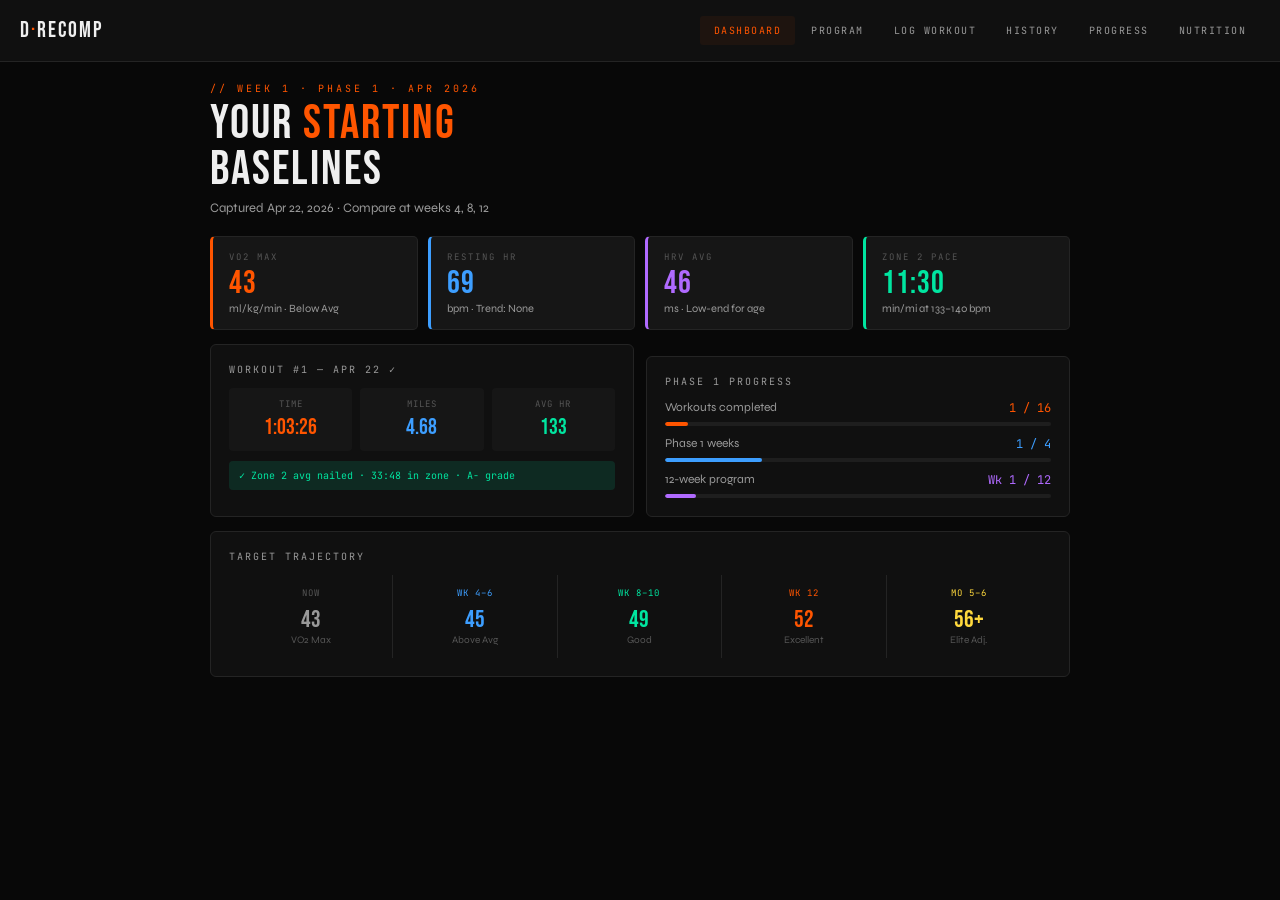
<file: index.html>
<!DOCTYPE html>
<html lang="en">
<head>
<meta charset="UTF-8">
<meta name="viewport" content="width=device-width, initial-scale=1.0">
<title>Devin — Recomp Tracker</title>
<link href="https://fonts.googleapis.com/css2?family=Bebas+Neue&family=Syne:wght@400;600;700;800&family=JetBrains+Mono:wght@400;500;700&display=swap" rel="stylesheet">
<style>
:root {
  --bg: #080808;
  --s1: #101010;
  --s2: #161616;
  --s3: #1e1e1e;
  --border: #242424;
  --border2: #2e2e2e;
  --o: #ff5500;
  --o2: rgba(255,85,0,0.15);
  --o3: rgba(255,85,0,0.06);
  --g: #00e5a0;
  --g2: rgba(0,229,160,0.12);
  --b: #3d9eff;
  --b2: rgba(61,158,255,0.12);
  --p: #b06aff;
  --p2: rgba(176,106,255,0.12);
  --y: #ffd93d;
  --r: #ff3d5a;
  --text: #efefef;
  --t2: #999;
  --t3: #555;
}
*{margin:0;padding:0;box-sizing:border-box}
html{scroll-behavior:smooth}
body{background:var(--bg);color:var(--text);font-family:'Syne',sans-serif;font-size:14px;min-height:100vh;overflow-x:hidden}

/* NAV */
.nav{display:flex;align-items:center;justify-content:space-between;padding:16px 20px;border-bottom:1px solid var(--border);background:var(--s1);position:sticky;top:0;z-index:100}
.nav-logo{font-family:'Bebas Neue',sans-serif;font-size:22px;letter-spacing:2px;color:var(--text)}
.nav-logo span{color:var(--o)}
.nav-tabs{display:flex;gap:2px;overflow-x:auto}
.nav-tab{padding:8px 14px;font-family:'JetBrains Mono',monospace;font-size:10px;letter-spacing:1.5px;text-transform:uppercase;cursor:pointer;color:var(--t2);border-radius:3px;white-space:nowrap;background:none;border:none;transition:all 0.15s}
.nav-tab:hover{color:var(--text);background:var(--s3)}
.nav-tab.active{color:var(--o);background:var(--o3)}

/* PANELS */
.panel{display:none;padding:20px;max-width:900px;margin:0 auto}
.panel.active{display:block}

/* SECTION HEADERS */
.sh{display:flex;align-items:baseline;gap:12px;margin-bottom:16px;padding-bottom:10px;border-bottom:1px solid var(--border)}
.sh h2{font-family:'Bebas Neue',sans-serif;font-size:28px;letter-spacing:1px;color:var(--text)}
.sh span{font-family:'JetBrains Mono',monospace;font-size:10px;color:var(--t3);letter-spacing:2px;text-transform:uppercase}

/* CARDS */
.card{background:var(--s1);border:1px solid var(--border);border-radius:6px;padding:18px}
.card+.card{margin-top:12px}
.card-title{font-family:'JetBrains Mono',monospace;font-size:10px;letter-spacing:2px;text-transform:uppercase;color:var(--t2);margin-bottom:12px}

/* GRID */
.g2{display:grid;grid-template-columns:1fr 1fr;gap:12px}
.g3{display:grid;grid-template-columns:1fr 1fr 1fr;gap:10px}
.g4{display:grid;grid-template-columns:repeat(4,1fr);gap:10px}

/* STAT PILL */
.stat-pill{background:var(--s2);border:1px solid var(--border);border-radius:5px;padding:14px 16px}
.sp-label{font-family:'JetBrains Mono',monospace;font-size:9px;letter-spacing:2px;text-transform:uppercase;color:var(--t3);margin-bottom:5px}
.sp-val{font-family:'Bebas Neue',sans-serif;font-size:32px;letter-spacing:1px;line-height:1}
.sp-sub{font-size:11px;color:var(--t2);margin-top:2px;font-weight:400}

/* PHASE BADGE */
.phase-badge{display:inline-flex;align-items:center;gap:8px;background:var(--o2);border:1px solid var(--o);border-radius:4px;padding:8px 14px;margin-bottom:20px}
.pb-num{font-family:'Bebas Neue',sans-serif;font-size:22px;color:var(--o);letter-spacing:1px}
.pb-text{font-size:12px;color:var(--text);font-weight:600}
.pb-sub{font-size:11px;color:var(--t2);margin-top:1px}

/* WORKOUT DAY CARD */
.wday{background:var(--s1);border:1px solid var(--border);border-radius:6px;overflow:hidden;margin-bottom:10px}
.wday-header{display:flex;align-items:center;justify-content:space-between;padding:14px 18px;border-bottom:1px solid var(--border);cursor:pointer;transition:background 0.15s}
.wday-header:hover{background:var(--s2)}
.wday-left{display:flex;align-items:center;gap:12px}
.wday-day{font-family:'Bebas Neue',sans-serif;font-size:20px;letter-spacing:1px;color:var(--text);min-width:90px}
.wday-name{font-weight:600;font-size:14px;color:var(--text)}
.wday-sub{font-size:11px;color:var(--t2);margin-top:1px;font-weight:400}
.wday-right{display:flex;align-items:center;gap:10px}
.wday-dur{font-family:'JetBrains Mono',monospace;font-size:11px;color:var(--t2)}
.wday-body{display:none;padding:16px 18px}
.wday-body.open{display:block}

/* TAG */
.tag{display:inline-flex;align-items:center;padding:3px 8px;border-radius:3px;font-family:'JetBrains Mono',monospace;font-size:9px;letter-spacing:1.5px;text-transform:uppercase}
.tc{background:var(--o2);color:var(--o)}
.ts{background:var(--b2);color:var(--b)}
.tr{background:var(--s3);color:var(--t2)}
.tg{background:var(--g2);color:var(--g)}
.tp{background:var(--p2);color:var(--p)}

/* EXERCISE TABLE */
.ex-table{width:100%;border-collapse:collapse;margin-top:12px}
.ex-table th{font-family:'JetBrains Mono',monospace;font-size:9px;letter-spacing:1.5px;text-transform:uppercase;color:var(--t3);padding:6px 10px;text-align:left;border-bottom:1px solid var(--border)}
.ex-table td{padding:10px 10px;border-bottom:1px solid var(--border);font-size:13px;vertical-align:top}
.ex-table tr:last-child td{border-bottom:none}
.ex-name{font-weight:600;color:var(--text)}
.ex-sets{font-family:'JetBrains Mono',monospace;font-size:12px;color:var(--o)}
.ex-load{font-family:'JetBrains Mono',monospace;font-size:11px;color:var(--b)}
.ex-note{font-size:11px;color:var(--t2);margin-top:2px;font-weight:400}
.overload-badge{display:inline-block;font-family:'JetBrains Mono',monospace;font-size:9px;color:var(--g);background:var(--g2);padding:2px 6px;border-radius:2px;margin-left:6px}

/* LOG FORM */
.log-form{background:var(--s2);border:1px solid var(--border2);border-radius:5px;padding:16px;margin-top:14px}
.lf-title{font-family:'JetBrains Mono',monospace;font-size:10px;letter-spacing:2px;text-transform:uppercase;color:var(--o);margin-bottom:12px}
.lf-grid{display:grid;grid-template-columns:repeat(3,1fr);gap:8px;margin-bottom:10px}
.lf-field{display:flex;flex-direction:column;gap:4px}
.lf-field label{font-family:'JetBrains Mono',monospace;font-size:9px;letter-spacing:1px;text-transform:uppercase;color:var(--t3)}
.lf-field input,.lf-field select,.lf-field textarea{background:var(--s3);border:1px solid var(--border2);border-radius:4px;padding:8px 10px;color:var(--text);font-family:'JetBrains Mono',monospace;font-size:12px;outline:none;transition:border-color 0.15s;width:100%}
.lf-field input:focus,.lf-field select:focus,.lf-field textarea:focus{border-color:var(--o)}
.lf-field textarea{resize:vertical;min-height:60px;font-size:11px}
.btn{display:inline-flex;align-items:center;gap:6px;padding:9px 18px;border-radius:4px;cursor:pointer;font-family:'JetBrains Mono',monospace;font-size:11px;letter-spacing:1px;text-transform:uppercase;border:none;transition:all 0.15s;font-weight:500}
.btn-o{background:var(--o);color:#fff}
.btn-o:hover{background:#ff7733}
.btn-ghost{background:var(--s3);color:var(--t2);border:1px solid var(--border)}
.btn-ghost:hover{color:var(--text);border-color:var(--border2)}
.btn-sm{padding:6px 12px;font-size:10px}

/* PROGRESS CHART */
.chart-wrap{position:relative;height:160px;margin-top:8px}
canvas{width:100%!important}

/* LOG LIST */
.log-entry{display:grid;grid-template-columns:80px 1fr auto;gap:12px;align-items:start;padding:12px 0;border-bottom:1px solid var(--border)}
.log-entry:last-child{border-bottom:none}
.le-date{font-family:'JetBrains Mono',monospace;font-size:10px;color:var(--t2);line-height:1.6}
.le-content strong{font-size:13px;font-weight:600;color:var(--text)}
.le-content p{font-size:11px;color:var(--t2);margin-top:2px;font-weight:400}
.le-metric{font-family:'JetBrains Mono',monospace;font-size:13px;color:var(--o);text-align:right;white-space:nowrap}

/* PROGRESS BARS */
.prog-bar-wrap{background:var(--s3);border-radius:2px;height:4px;margin-top:6px;overflow:hidden}
.prog-bar{height:100%;border-radius:2px;transition:width 0.6s ease}

/* MILESTONE */
.ms{display:grid;grid-template-columns:70px 1fr;gap:16px;padding:14px 0;border-bottom:1px solid var(--border);align-items:start}
.ms:last-child{border-bottom:none}
.ms-wk{font-family:'Bebas Neue',sans-serif;font-size:16px;color:var(--o);letter-spacing:1px}
.ms-phase{font-size:9px;font-family:'JetBrains Mono',monospace;color:var(--t3);letter-spacing:1px;text-transform:uppercase}
.ms-title{font-weight:700;font-size:13px;color:var(--text);margin-bottom:3px}
.ms-body{font-size:11px;color:var(--t2);line-height:1.6;font-weight:400}
.ms-metrics{display:flex;flex-wrap:wrap;gap:6px;margin-top:8px}
.ms-metric{font-family:'JetBrains Mono',monospace;font-size:10px;padding:3px 7px;border-radius:2px}

/* TOAST */
.toast{position:fixed;bottom:24px;left:50%;transform:translateX(-50%);background:var(--g);color:#000;padding:10px 20px;border-radius:4px;font-family:'JetBrains Mono',monospace;font-size:11px;font-weight:700;letter-spacing:1px;z-index:999;opacity:0;transition:opacity 0.3s;pointer-events:none;white-space:nowrap;max-width:90vw;text-align:center}
.toast.show{opacity:1}

/* EMPTY STATE */
.empty{text-align:center;padding:40px 20px;color:var(--t3)}
.empty-icon{font-size:32px;margin-bottom:10px}
.empty p{font-size:13px;line-height:1.6}

@media(max-width:600px){
  .g2,.g3,.g4{grid-template-columns:1fr 1fr}
  .lf-grid{grid-template-columns:1fr 1fr}
  .nav-logo{font-size:18px}
  .nav-tab{font-size:9px;padding:7px 10px}
}
</style>
</head>
<body>

<div class="toast" id="toast">Workout Logged ✓</div>

<nav class="nav">
  <div class="nav-logo">D<span>·</span>RECOMP</div>
  <div class="nav-tabs">
    <button class="nav-tab active" onclick="nav('dashboard')">Dashboard</button>
    <button class="nav-tab" onclick="nav('program')">Program</button>
    <button class="nav-tab" onclick="nav('log')">Log Workout</button>
    <button class="nav-tab" onclick="nav('history')">History</button>
    <button class="nav-tab" onclick="nav('progress')">Progress</button>
    <button class="nav-tab" onclick="nav('nutrition')">Nutrition</button>
  </div>
</nav>

<!-- DASHBOARD -->
<div id="dashboard" class="panel active">
  <div style="margin-bottom:20px">
    <div style="font-family:'JetBrains Mono',monospace;font-size:10px;color:var(--o);letter-spacing:3px;text-transform:uppercase;margin-bottom:6px">// Week 1 · Phase 1 · Apr 2026</div>
    <div style="font-family:'Bebas Neue',sans-serif;font-size:48px;letter-spacing:2px;line-height:0.95;margin-bottom:8px">YOUR <span style="color:var(--o)">STARTING</span><br>BASELINES</div>
    <div style="font-size:13px;color:var(--t2);font-weight:400">Captured Apr 22, 2026 · Compare at weeks 4, 8, 12</div>
  </div>

  <div class="g4" style="margin-bottom:14px">
    <div class="stat-pill" style="border-left:3px solid var(--o)">
      <div class="sp-label">VO2 Max</div>
      <div class="sp-val" style="color:var(--o)">43</div>
      <div class="sp-sub">ml/kg/min · Below Avg</div>
    </div>
    <div class="stat-pill" style="border-left:3px solid var(--b)">
      <div class="sp-label">Resting HR</div>
      <div class="sp-val" style="color:var(--b)">69</div>
      <div class="sp-sub">bpm · Trend: None</div>
    </div>
    <div class="stat-pill" style="border-left:3px solid var(--p)">
      <div class="sp-label">HRV Avg</div>
      <div class="sp-val" style="color:var(--p)">46</div>
      <div class="sp-sub">ms · Low-end for age</div>
    </div>
    <div class="stat-pill" style="border-left:3px solid var(--g)">
      <div class="sp-label">Zone 2 Pace</div>
      <div class="sp-val" style="color:var(--g)">11:30</div>
      <div class="sp-sub">min/mi at 133–140 bpm</div>
    </div>
  </div>

  <div class="g2" style="margin-bottom:14px">
    <div class="card">
      <div class="card-title">Workout #1 — Apr 22 ✓</div>
      <div class="g3" style="gap:8px">
        <div style="text-align:center;padding:10px;background:var(--s2);border-radius:4px">
          <div style="font-family:'JetBrains Mono',monospace;font-size:9px;color:var(--t3);letter-spacing:1px;margin-bottom:4px">TIME</div>
          <div style="font-family:'Bebas Neue',sans-serif;font-size:22px;color:var(--o)">1:03:26</div>
        </div>
        <div style="text-align:center;padding:10px;background:var(--s2);border-radius:4px">
          <div style="font-family:'JetBrains Mono',monospace;font-size:9px;color:var(--t3);letter-spacing:1px;margin-bottom:4px">MILES</div>
          <div style="font-family:'Bebas Neue',sans-serif;font-size:22px;color:var(--b)">4.68</div>
        </div>
        <div style="text-align:center;padding:10px;background:var(--s2);border-radius:4px">
          <div style="font-family:'JetBrains Mono',monospace;font-size:9px;color:var(--t3);letter-spacing:1px;margin-bottom:4px">AVG HR</div>
          <div style="font-family:'Bebas Neue',sans-serif;font-size:22px;color:var(--g)">133</div>
        </div>
      </div>
      <div style="margin-top:10px;padding:8px 10px;background:var(--g2);border-radius:4px;font-family:'JetBrains Mono',monospace;font-size:10px;color:var(--g)">
        ✓ Zone 2 avg nailed · 33:48 in zone · A− grade
      </div>
    </div>
    <div class="card">
      <div class="card-title">Phase 1 Progress</div>
      <div style="display:flex;flex-direction:column;gap:10px">
        <div>
          <div style="display:flex;justify-content:space-between;font-size:12px;margin-bottom:4px"><span style="color:var(--t2)">Workouts completed</span><span style="font-family:'JetBrains Mono',monospace;color:var(--o)" id="wcount">1 / 16</span></div>
          <div class="prog-bar-wrap"><div class="prog-bar" style="width:6%;background:var(--o)"></div></div>
        </div>
        <div>
          <div style="display:flex;justify-content:space-between;font-size:12px;margin-bottom:4px"><span style="color:var(--t2)">Phase 1 weeks</span><span style="font-family:'JetBrains Mono',monospace;color:var(--b)">1 / 4</span></div>
          <div class="prog-bar-wrap"><div class="prog-bar" style="width:25%;background:var(--b)"></div></div>
        </div>
        <div>
          <div style="display:flex;justify-content:space-between;font-size:12px;margin-bottom:4px"><span style="color:var(--t2)">12-week program</span><span style="font-family:'JetBrains Mono',monospace;color:var(--p)">Wk 1 / 12</span></div>
          <div class="prog-bar-wrap"><div class="prog-bar" style="width:8%;background:var(--p)"></div></div>
        </div>
      </div>
    </div>
  </div>

  <div class="card">
    <div class="card-title">Target Trajectory</div>
    <div style="display:grid;grid-template-columns:repeat(5,1fr);gap:0;margin-top:4px">
      <div style="padding:12px;border-right:1px solid var(--border);text-align:center">
        <div style="font-family:'JetBrains Mono',monospace;font-size:9px;color:var(--t3);letter-spacing:1px;margin-bottom:6px">NOW</div>
        <div style="font-family:'Bebas Neue',sans-serif;font-size:24px;color:var(--t2)">43</div>
        <div style="font-size:10px;color:var(--t3)">VO2 Max</div>
      </div>
      <div style="padding:12px;border-right:1px solid var(--border);text-align:center">
        <div style="font-family:'JetBrains Mono',monospace;font-size:9px;color:var(--b);letter-spacing:1px;margin-bottom:6px">WK 4–6</div>
        <div style="font-family:'Bebas Neue',sans-serif;font-size:24px;color:var(--b)">45</div>
        <div style="font-size:10px;color:var(--t3)">Above Avg</div>
      </div>
      <div style="padding:12px;border-right:1px solid var(--border);text-align:center">
        <div style="font-family:'JetBrains Mono',monospace;font-size:9px;color:var(--g);letter-spacing:1px;margin-bottom:6px">WK 8–10</div>
        <div style="font-family:'Bebas Neue',sans-serif;font-size:24px;color:var(--g)">49</div>
        <div style="font-size:10px;color:var(--t3)">Good</div>
      </div>
      <div style="padding:12px;border-right:1px solid var(--border);text-align:center">
        <div style="font-family:'JetBrains Mono',monospace;font-size:9px;color:var(--o);letter-spacing:1px;margin-bottom:6px">WK 12</div>
        <div style="font-family:'Bebas Neue',sans-serif;font-size:24px;color:var(--o)">52</div>
        <div style="font-size:10px;color:var(--t3)">Excellent</div>
      </div>
      <div style="padding:12px;text-align:center">
        <div style="font-family:'JetBrains Mono',monospace;font-size:9px;color:var(--y);letter-spacing:1px;margin-bottom:6px">MO 5–6</div>
        <div style="font-family:'Bebas Neue',sans-serif;font-size:24px;color:var(--y)">56+</div>
        <div style="font-size:10px;color:var(--t3)">Elite Adj.</div>
      </div>
    </div>
  </div>
</div>

<!-- PROGRAM -->
<div id="program" class="panel">

  <!-- Phase tabs -->
  <div style="display:flex;gap:8px;margin-bottom:20px;flex-wrap:wrap">
    <button class="btn btn-o btn-sm" onclick="showPhase(1,this)">Phase 1 — Wk 1–4</button>
    <button class="btn btn-ghost btn-sm" onclick="showPhase(2,this)">Phase 2 — Wk 5–8</button>
    <button class="btn btn-ghost btn-sm" onclick="showPhase(3,this)">Phase 3 — Wk 9–12</button>
  </div>

  <div id="phase1">
    <div class="phase-badge">
      <div class="pb-num">01</div>
      <div><div class="pb-text">Base Building</div><div class="pb-sub">Weeks 1–4 · Aerobic foundation + movement patterns</div></div>
    </div>
    <div style="background:var(--o3);border:1px solid var(--o);border-radius:5px;padding:12px 16px;margin-bottom:16px;font-size:12px;color:var(--text);font-weight:400;line-height:1.6">
      <strong style="color:var(--o)">Overload Strategy:</strong> Zone 2 run duration +5 min/week. Lifting: add 5 lbs to lower body, 2.5 lbs upper body each week reps are completed cleanly. No intervals until Week 3.
    </div>

    <!-- SCHEDULE OVERVIEW -->
    <div class="card" style="margin-bottom:16px"><div class="card-title">Phase 1 Schedule</div>
      <table class="ex-table">
        <tr><th>Day</th><th>Session</th><th>Duration</th><th>Key Focus</th></tr>
        <tr><td class="ex-name">Monday</td><td>Upper Body Strength</td><td class="ex-sets">40–50 min</td><td><span class="overload-badge">+2.5 lbs upper / +1 rep/wk</span></td></tr>
        <tr><td class="ex-name">Tuesday</td><td>Zone 2 Run — Long</td><td class="ex-sets">45→60 min</td><td><span class="overload-badge">+5 min each week · nose breathe only</span></td></tr>
        <tr><td class="ex-name">Wednesday</td><td>Full Rest</td><td class="ex-sets">—</td><td>Recovery between run and leg day</td></tr>
        <tr><td class="ex-name">Thursday</td><td>Lower Body Strength</td><td class="ex-sets">40–50 min</td><td><span class="overload-badge">+5–10 lbs lower / trap bar focus</span></td></tr>
        <tr><td class="ex-name">Friday</td><td>Zone 2 Run — Short</td><td class="ex-sets">30–35 min</td><td><span class="overload-badge">Active recovery · clears leg soreness from Thu</span></td></tr>
        <tr><td class="ex-name">Saturday</td><td>Wk 1–2: Rest · Wk 3+: Norwegian 4×4</td><td class="ex-sets">0→55 min</td><td><span class="overload-badge">Intervals begin Week 3 only</span></td></tr>
        <tr><td class="ex-name">Sunday</td><td>Full Rest</td><td class="ex-sets">—</td><td>Non-negotiable recovery</td></tr>
      </table>
    </div>

    <!-- UPPER BODY DETAIL -->
    <div class="card" style="margin-bottom:12px">
      <div class="card-title">Monday — Upper Body Strength <span class="tag ts" style="margin-left:8px">Lift</span></div>
      <table class="ex-table">
        <tr><th>Exercise</th><th>Sets × Reps</th><th>Wk 1 Load</th><th>Progression</th></tr>
        <tr>
          <td><div class="ex-name">Pull-Ups</div><div class="ex-note">Full ROM · dead hang start</div></td>
          <td class="ex-sets">3 × 6–8</td>
          <td class="ex-load">Bodyweight</td>
          <td><span class="overload-badge">+1 rep/wk → add weight at 10</span></td>
        </tr>
        <tr>
          <td><div class="ex-name">Dips</div><div class="ex-note">Chest forward for pec · upright for tri</div></td>
          <td class="ex-sets">3 × 8–10</td>
          <td class="ex-load">Bodyweight</td>
          <td><span class="overload-badge">+1 rep/wk → add weight at 12</span></td>
        </tr>
        <tr>
          <td><div class="ex-name">DB Row</div><div class="ex-note">Each arm · elbow drives to hip</div></td>
          <td class="ex-sets">3 × 10</td>
          <td class="ex-load">40 lbs</td>
          <td><span class="overload-badge">+2.5 lbs/wk</span></td>
        </tr>
        <tr>
          <td><div class="ex-name">Overhead Press</div><div class="ex-note">DB or bar · strict form · no leg drive</div></td>
          <td class="ex-sets">3 × 8</td>
          <td class="ex-load">30 lbs DB</td>
          <td><span class="overload-badge">+2.5 lbs/wk</span></td>
        </tr>
        <tr>
          <td><div class="ex-name">Face Pulls / Band Pull-Apart</div><div class="ex-note">Rear delt health · rotator cuff protection</div></td>
          <td class="ex-sets">3 × 15</td>
          <td class="ex-load">Light band</td>
          <td><span class="overload-badge">+5 reps/2wks</span></td>
        </tr>
        <tr>
          <td><div class="ex-name">Ab Wheel / Plank</div><div class="ex-note">Alternate each session</div></td>
          <td class="ex-sets">3 × max / 3 × 30s</td>
          <td class="ex-load">—</td>
          <td><span class="overload-badge">+5s plank / +1 rep/wk</span></td>
        </tr>
      </table>
    </div>

    <!-- TUESDAY ZONE 2 LONG -->
    <div class="card" style="margin-bottom:12px">
      <div class="card-title">Tuesday — Zone 2 Run Long <span class="tag tc" style="margin-left:8px">Cardio</span></div>
      <table class="ex-table">
        <tr><th>Phase</th><th>Duration</th><th>Target HR</th><th>Notes</th></tr>
        <tr><td class="ex-name">Warm-up walk</td><td class="ex-sets">5 min</td><td class="ex-load">&lt;120 bpm</td><td><span class="ex-note">Brisk 3.5 mph</span></td></tr>
        <tr><td class="ex-name">Zone 2 sustained</td><td class="ex-sets">Wk1: 40min → Wk4: 55min</td><td class="ex-load">133–140 bpm</td><td><span class="ex-note">Nose breathing only · slow pace to protect zone · cardiac drift is normal</span></td></tr>
        <tr><td class="ex-name">Cool-down walk</td><td class="ex-sets">5 min</td><td class="ex-load">&lt;100 bpm</td><td><span class="ex-note">Do not skip</span></td></tr>
      </table>
      <div style="margin-top:10px;padding:8px 10px;background:var(--o3);border-radius:4px;font-size:11px;color:var(--t2)">
        <strong style="color:var(--o)">Overload:</strong> +5 min to Zone 2 block each week (Wk1: 40 · Wk2: 45 · Wk3: 50 · Wk4: 55). Pace will naturally increase as fitness improves — do NOT chase pace, chase the HR number.
      </div>
    </div>

    <!-- WEDNESDAY FULL REST -->
    <div class="card" style="margin-bottom:12px">
      <div class="card-title">Wednesday — Full Rest <span class="tag tr" style="margin-left:8px">Rest</span></div>
      <div style="font-size:13px;color:var(--t2);line-height:1.7;font-weight:400;padding:4px 0">
        Complete rest between Tuesday's long run and Thursday's heavy lower body session. This is where aerobic adaptation from Tuesday actually happens. Optional: 10–15 min of light stretching or mobility work only — no cardio, no lifting.
      </div>
    </div>

    <!-- LOWER BODY DETAIL -->
    <div class="card" style="margin-bottom:12px">
      <div class="card-title">Thursday — Lower Body Strength <span class="tag ts" style="margin-left:8px">Lift</span></div>
      <table class="ex-table">
        <tr><th>Exercise</th><th>Sets × Reps</th><th>Wk 1 Load</th><th>Progression</th></tr>
        <tr>
          <td><div class="ex-name">Trap Bar Deadlift</div><div class="ex-note">Your strongest pattern · build from here</div></td>
          <td class="ex-sets">4 × 5</td>
          <td class="ex-load">185 lbs</td>
          <td><span class="overload-badge">+10 lbs/wk until form breaks</span></td>
        </tr>
        <tr>
          <td><div class="ex-name">Goblet Squat</div><div class="ex-note">KB or DB · full depth · 3s eccentric</div></td>
          <td class="ex-sets">3 × 10</td>
          <td class="ex-load">45 lbs</td>
          <td><span class="overload-badge">+5 lbs/wk</span></td>
        </tr>
        <tr>
          <td><div class="ex-name">Romanian Deadlift</div><div class="ex-note">Hamstring hinge · slight knee bend · bar stays close</div></td>
          <td class="ex-sets">3 × 10</td>
          <td class="ex-load">95 lbs bar</td>
          <td><span class="overload-badge">+5 lbs/wk</span></td>
        </tr>
        <tr>
          <td><div class="ex-name">Reverse Lunges</div><div class="ex-note">Each leg · DB in hands · knee tracks over toe</div></td>
          <td class="ex-sets">3 × 8/leg</td>
          <td class="ex-load">25 lbs DB</td>
          <td><span class="overload-badge">+5 lbs/2wks</span></td>
        </tr>
        <tr>
          <td><div class="ex-name">Calf Raises</div><div class="ex-note">Single leg · slow tempo · full ROM</div></td>
          <td class="ex-sets">3 × 15</td>
          <td class="ex-load">Bodyweight</td>
          <td><span class="overload-badge">+DB weight wk 3</span></td>
        </tr>
      </table>
    </div>

    <!-- FRIDAY ZONE 2 SHORT -->
    <div class="card" style="margin-bottom:12px">
      <div class="card-title">Friday — Zone 2 Run Short <span class="tag tc" style="margin-left:8px">Cardio</span></div>
      <table class="ex-table">
        <tr><th>Phase</th><th>Duration</th><th>Target HR</th><th>Notes</th></tr>
        <tr><td class="ex-name">Warm-up walk</td><td class="ex-sets">5 min</td><td class="ex-load">&lt;120 bpm</td><td><span class="ex-note">Brisk 3.5 mph · let HR settle</span></td></tr>
        <tr><td class="ex-name">Zone 2 easy run</td><td class="ex-sets">20–25 min</td><td class="ex-load">133–140 bpm</td><td><span class="ex-note">Blood flow recovery from Thursday's heavy legs · nose breathe · if HR spikes, walk</span></td></tr>
        <tr><td class="ex-name">Cool-down walk</td><td class="ex-sets">5 min</td><td class="ex-load">&lt;100 bpm</td><td><span class="ex-note">Do not skip</span></td></tr>
      </table>
      <div style="margin-top:10px;padding:8px 10px;background:var(--o3);border-radius:4px;font-size:11px;color:var(--t2)">
        <strong style="color:var(--o)">Purpose:</strong> Light Zone 2 blood flow accelerates clearance of Thursday's leg soreness without adding meaningful fatigue. Legs should feel noticeably better after this run than before it. If soreness is severe, walk the whole thing — still counts.
      </div>
    </div>

    <!-- SAT INTERVALS -->
    <div class="card" style="margin-bottom:12px">
      <div class="card-title">Saturday — Norwegian 4×4 Intervals (Begins Week 3) <span class="tag tg" style="margin-left:8px">Intervals</span></div>
      <div style="padding:10px 12px;background:var(--b2);border-radius:4px;font-size:12px;color:var(--b);margin-bottom:12px">
        <strong>Weeks 1–2:</strong> Complete rest or 20–30 min easy walk only. Do not add intervals early — let the aerobic base develop first.
      </div>
      <table class="ex-table">
        <tr><th>Wk 3+ Phase</th><th>Duration</th><th>Target HR</th><th>Notes</th></tr>
        <tr><td class="ex-name">Warm-up jog</td><td class="ex-sets">10 min</td><td class="ex-load">133–140 bpm</td><td><span class="ex-note">Build gradually before first interval</span></td></tr>
        <tr><td class="ex-name">4× Hard intervals</td><td class="ex-sets">4 min each</td><td class="ex-load">180–190 bpm</td><td><span class="ex-note">Only 2–3 words out. Controlled, not a sprint</span></td></tr>
        <tr><td class="ex-name">4× Active recovery</td><td class="ex-sets">3 min each</td><td class="ex-load">~120 bpm</td><td><span class="ex-note">HR must drop to ~120 before starting next rep</span></td></tr>
        <tr><td class="ex-name">Cool-down walk</td><td class="ex-sets">5 min</td><td class="ex-load">&lt;100 bpm</td><td><span class="ex-note">Do not stop abruptly</span></td></tr>
      </table>
      <div style="margin-top:10px;padding:8px 10px;background:var(--o3);border-radius:4px;font-size:11px;color:var(--t2)">
        <strong style="color:var(--o)">Wk 4 overload:</strong> Add a 5th interval only if all 4 felt fully controlled and HR recovery between reps was clean. Never progress if form or HR recovery degrades.
      </div>
    </div>
  </div>

  <div id="phase2" style="display:none">
    <div class="phase-badge" style="background:var(--b2);border-color:var(--b)">
      <div class="pb-num" style="color:var(--b)">02</div>
      <div><div class="pb-text">Load Introduction</div><div class="pb-sub">Weeks 5–8 · Add intervals · Increase weights · Extend long run</div></div>
    </div>
    <div style="background:var(--b2);border:1px solid var(--b);border-radius:5px;padding:12px 16px;margin-bottom:16px;font-size:12px;line-height:1.6">
      <strong style="color:var(--b)">Overload Strategy:</strong> Two Norwegian 4×4 sessions/week (Tue + Sat). Long run extended to 60–70 min. Lift weights increase 5–10% from Phase 1 final week. Begin tracking 1RM estimates for deadlift.
    </div>
    <div class="card"><div class="card-title">Phase 2 Schedule</div>
      <table class="ex-table">
        <tr><th>Day</th><th>Session</th><th>Duration</th><th>Key Change from Ph.1</th></tr>
        <tr><td class="ex-name">Monday</td><td>Upper Strength</td><td class="ex-sets">45–55 min</td><td><span class="overload-badge">+5–10% weight from Ph.1 peak</span></td></tr>
        <tr><td class="ex-name">Tuesday</td><td>Zone 2 Long Run</td><td class="ex-sets">60–70 min</td><td><span class="overload-badge">+10–15 min from Phase 1</span></td></tr>
        <tr><td class="ex-name">Wednesday</td><td>Full Rest</td><td class="ex-sets">—</td><td>Recovery between long run and leg day</td></tr>
        <tr><td class="ex-name">Thursday</td><td>Lower Strength</td><td class="ex-sets">45–55 min</td><td><span class="overload-badge">Straight bar deadlift introduced</span></td></tr>
        <tr><td class="ex-name">Friday</td><td>Zone 2 Short Run</td><td class="ex-sets">35 min</td><td><span class="overload-badge">Active recovery · pace now 10:30–11:00 at same HR</span></td></tr>
        <tr><td class="ex-name">Saturday</td><td>Norwegian 4×4 Intervals</td><td class="ex-sets">45 min</td><td><span class="overload-badge">5 intervals if 4 felt easy in Ph.1</span></td></tr>
        <tr><td class="ex-name">Sunday</td><td>Full Rest</td><td class="ex-sets">—</td><td>Non-negotiable recovery</td></tr>
      </table>
    </div>
  </div>

  <div id="phase3" style="display:none">
    <div class="phase-badge" style="background:var(--g2);border-color:var(--g)">
      <div class="pb-num" style="color:var(--g)">03</div>
      <div><div class="pb-text">Peak Intensity</div><div class="pb-sub">Weeks 9–12 · Max VO2 stimulus · Strength peaks · Recomp visible</div></div>
    </div>
    <div style="background:var(--g2);border:1px solid var(--g);border-radius:5px;padding:12px 16px;margin-bottom:16px;font-size:12px;line-height:1.6">
      <strong style="color:var(--g)">Overload Strategy:</strong> Long run 70–80 min. Add 5×4 Norwegian sets. Straight bar deadlift targets 265–285 lbs. Re-test Zone 2 pace at week 12 and compare to baseline. Full metric reassessment.
    </div>
    <div class="card"><div class="card-title">Phase 3 Schedule</div>
      <table class="ex-table">
        <tr><th>Day</th><th>Session</th><th>Duration</th><th>Key Target</th></tr>
        <tr><td class="ex-name">Monday</td><td>Upper Strength</td><td class="ex-sets">50–60 min</td><td><span class="overload-badge">Pull-ups +weight · Press PR attempt</span></td></tr>
        <tr><td class="ex-name">Tuesday</td><td>Zone 2 Long Run</td><td class="ex-sets">70–80 min</td><td><span class="overload-badge">Zone 2 pace should be ~10:00/mi now</span></td></tr>
        <tr><td class="ex-name">Wednesday</td><td>Full Rest</td><td class="ex-sets">—</td><td>Non-negotiable — long run recovery</td></tr>
        <tr><td class="ex-name">Thursday</td><td>Lower Strength</td><td class="ex-sets">50–60 min</td><td><span class="overload-badge">Deadlift 265–285 lbs target</span></td></tr>
        <tr><td class="ex-name">Friday</td><td>Zone 2 Short + Strides</td><td class="ex-sets">40 min</td><td><span class="overload-badge">Active recovery + 4×20s strides at end — first fast running</span></td></tr>
        <tr><td class="ex-name">Saturday</td><td>Norwegian 5×4 Intervals</td><td class="ex-sets">50 min</td><td><span class="overload-badge">HR should hit 185–192 by rep 4–5</span></td></tr>
        <tr><td class="ex-name">Sunday</td><td>Full Rest</td><td class="ex-sets">—</td><td>Non-negotiable recovery</td></tr>
      </table>
    </div>
  </div>
</div>

<!-- LOG WORKOUT -->
<div id="log" class="panel">
  <div class="sh"><h2>Log Workout</h2><span>capture every session</span></div>

  <!-- CSV TOOLBAR -->
  <div style="background:var(--s2);border:1px solid var(--border2);border-radius:6px;padding:16px 18px;margin-bottom:16px;display:flex;align-items:center;justify-content:space-between;flex-wrap:wrap;gap:12px">
    <div>
      <div style="font-family:'JetBrains Mono',monospace;font-size:10px;color:var(--o);letter-spacing:2px;text-transform:uppercase;margin-bottom:4px">// CSV Database</div>
      <div style="font-size:12px;color:var(--t2);font-weight:400;line-height:1.5">Every save downloads <strong style="color:var(--text)">devin_workouts.csv</strong> (master) + a timestamped backup.<br>Store master in iCloud Files. Import it here to restore history.</div>
    </div>
    <div style="display:flex;gap:8px;flex-wrap:wrap">
      <button class="btn btn-ghost btn-sm" onclick="importCsv()">⬆ Import CSV</button>
      <button class="btn btn-ghost btn-sm" onclick="exportCsv()">⬇ Export CSV</button>
    </div>
  </div>
  <input type="file" id="csv-import-input" accept=".csv" style="display:none" onchange="handleImport(event)">

  <div class="card" style="margin-bottom:14px">
    <div class="card-title">Session Type</div>
    <div style="display:flex;gap:8px;flex-wrap:wrap">
      <button class="btn btn-o btn-sm" onclick="setType('Zone 2 Run',this)">Zone 2 Run</button>
      <button class="btn btn-ghost btn-sm" onclick="setType('Norwegian Intervals',this)">Norwegian Intervals</button>
      <button class="btn btn-ghost btn-sm" onclick="setType('Upper Strength',this)">Upper Strength</button>
      <button class="btn btn-ghost btn-sm" onclick="setType('Lower Strength',this)">Lower Strength</button>
      <button class="btn btn-ghost btn-sm" onclick="setType('Active Recovery',this)">Active Recovery</button>
    </div>
  </div>

  <!-- CARDIO LOG -->
  <div id="log-cardio" class="card" style="margin-bottom:14px">
    <div class="card-title">Cardio Metrics</div>
    <div class="log-form">
      <div class="lf-title">// Session Data</div>
      <div class="lf-grid">
        <div class="lf-field"><label>Date</label><input type="date" id="c-date"></div>
        <div class="lf-field"><label>Duration (min)</label><input type="number" id="c-dur" placeholder="63"></div>
        <div class="lf-field"><label>Distance (mi)</label><input type="number" step="0.01" id="c-dist" placeholder="4.68"></div>
        <div class="lf-field"><label>Avg HR (bpm)</label><input type="number" id="c-hr" placeholder="133"></div>
        <div class="lf-field"><label>Max HR (bpm)</label><input type="number" id="c-maxhr" placeholder="154"></div>
        <div class="lf-field"><label>Calories burned</label><input type="number" id="c-cal" placeholder="596"></div>
        <div class="lf-field"><label>Zone 2 time (min)</label><input type="number" id="c-z2" placeholder="33"></div>
        <div class="lf-field"><label>Avg Pace (min/mi)</label><input type="text" id="c-pace" placeholder="13:33"></div>
        <div class="lf-field"><label>Effort (1–10)</label><input type="number" min="1" max="10" id="c-effort" placeholder="5"></div>
      </div>
      <div class="lf-field" style="margin-bottom:10px"><label>Notes</label><textarea id="c-notes" placeholder="How did it feel? HR drift? Breathing? Weather?"></textarea></div>
      <button class="btn btn-o" onclick="saveCardio()">Save Session</button>
    </div>
  </div>

  <!-- STRENGTH LOG -->
  <div id="log-strength" class="card" style="display:none;margin-bottom:14px">
    <div class="card-title">Strength Metrics</div>
    <div class="log-form">
      <div class="lf-title">// Lift Data</div>
      <div class="lf-grid" style="grid-template-columns:1fr 1fr">
        <div class="lf-field"><label>Date</label><input type="date" id="s-date"></div>
        <div class="lf-field"><label>Session Type</label><input type="text" id="s-type" placeholder="Upper / Lower"></div>
      </div>
      <div style="margin:12px 0 8px;font-family:'JetBrains Mono',monospace;font-size:10px;color:var(--t3);letter-spacing:1px;text-transform:uppercase">Exercises</div>
      <div id="ex-list"></div>
      <button class="btn btn-ghost btn-sm" onclick="addExercise()" style="margin-bottom:12px">+ Add Exercise</button>
      <div class="lf-field" style="margin-bottom:10px"><label>Notes</label><textarea id="s-notes" placeholder="What felt strong? What was hard? Any form issues?"></textarea></div>
      <button class="btn btn-o" onclick="saveStrength()">Save Session</button>
    </div>
  </div>
</div>

<!-- HISTORY -->
<div id="history" class="panel">
  <div class="sh"><h2>Workout History</h2><span>all logged sessions</span></div>
  <div style="display:flex;gap:8px;margin-bottom:16px;flex-wrap:wrap">
    <button class="btn btn-ghost btn-sm" onclick="importCsv()">⬆ Import CSV to restore</button>
    <button class="btn btn-ghost btn-sm" onclick="exportCsv()">⬇ Export full CSV</button>
  </div>
  <div id="history-list">
    <!-- Pre-loaded with Workout #1 -->
    <div class="card" style="border-left:3px solid var(--g)">
      <div style="display:flex;justify-content:space-between;align-items:start;margin-bottom:10px">
        <div>
          <div style="font-weight:700;font-size:15px;color:var(--text)">Zone 2 Treadmill Run</div>
          <div style="font-family:'JetBrains Mono',monospace;font-size:10px;color:var(--t2);margin-top:2px">Wed Apr 22, 2026 · Workout #1</div>
        </div>
        <span class="tag tg">A− Grade</span>
      </div>
      <div class="g4" style="gap:8px;margin-bottom:10px">
        <div style="text-align:center;padding:10px;background:var(--s2);border-radius:4px">
          <div style="font-family:'JetBrains Mono',monospace;font-size:9px;color:var(--t3);margin-bottom:3px">TIME</div>
          <div style="font-family:'Bebas Neue',sans-serif;font-size:22px;color:var(--o)">1:03:26</div>
        </div>
        <div style="text-align:center;padding:10px;background:var(--s2);border-radius:4px">
          <div style="font-family:'JetBrains Mono',monospace;font-size:9px;color:var(--t3);margin-bottom:3px">MILES</div>
          <div style="font-family:'Bebas Neue',sans-serif;font-size:22px;color:var(--b)">4.68</div>
        </div>
        <div style="text-align:center;padding:10px;background:var(--s2);border-radius:4px">
          <div style="font-family:'JetBrains Mono',monospace;font-size:9px;color:var(--t3);margin-bottom:3px">AVG HR</div>
          <div style="font-family:'Bebas Neue',sans-serif;font-size:22px;color:var(--g)">133 bpm</div>
        </div>
        <div style="text-align:center;padding:10px;background:var(--s2);border-radius:4px">
          <div style="font-family:'JetBrains Mono',monospace;font-size:9px;color:var(--t3);margin-bottom:3px">CALS</div>
          <div style="font-family:'Bebas Neue',sans-serif;font-size:22px;color:var(--y)">596</div>
        </div>
      </div>
      <div style="font-size:11px;color:var(--t2);line-height:1.6;padding:10px;background:var(--s2);border-radius:4px">
        Avg pace 13:33/mi · 33:48 in Zone 2 · 4:32 Zone 3 drift · HR managed via speed reduction to 2.8 mph in final miles. Cardiac drift identified. Zone 2 pace baseline: ~11:00–11:30 min/mi.
      </div>
    </div>
    <div id="dynamic-history"></div>
  </div>
</div>

<!-- PROGRESS -->
<div id="progress" class="panel">
  <div class="sh"><h2>Progress Charts</h2><span>updated as you log</span></div>

  <div class="g2" style="margin-bottom:14px">
    <div class="card">
      <div class="card-title">Zone 2 Avg HR Over Time</div>
      <canvas id="hrChart" height="140"></canvas>
    </div>
    <div class="card">
      <div class="card-title">Distance Per Run</div>
      <canvas id="distChart" height="140"></canvas>
    </div>
  </div>
  <div class="g2" style="margin-bottom:14px">
    <div class="card">
      <div class="card-title">Deadlift Progression (lbs)</div>
      <canvas id="dlChart" height="140"></canvas>
    </div>
    <div class="card">
      <div class="card-title">Calories Burned Per Session</div>
      <canvas id="calChart" height="140"></canvas>
    </div>
  </div>

  <div class="card">
    <div class="card-title">12-Week Milestone Map</div>
    <div id="milestone-map">
      <div class="ms">
        <div><div class="ms-wk">Wk 1–2</div><div class="ms-phase">Phase 1</div></div>
        <div><div class="ms-title">Base Building — Complete first Zone 2 sessions</div><div class="ms-body">Zone 2 discipline established. No intervals. Sugar swaps begin. Resting HR monitoring starts.</div>
        <div class="ms-metrics"><span class="ms-metric" style="background:var(--o2);color:var(--o)">VO2: 43 baseline</span><span class="ms-metric" style="background:var(--b2);color:var(--b)">RHR: 69 baseline</span><span class="ms-metric" style="background:var(--p2);color:var(--p)">HRV: 46ms baseline</span></div></div>
      </div>
      <div class="ms">
        <div><div class="ms-wk">Wk 3–4</div><div class="ms-phase">Phase 1</div></div>
        <div><div class="ms-title">First Intervals + Strength Loading</div><div class="ms-body">Norwegian 4×4 introduced Saturday. Zone 2 pace should feel slightly easier at same HR. Belt may feel looser.</div>
        <div class="ms-metrics"><span class="ms-metric" style="background:var(--g2);color:var(--g)">Zone 2 pace: ~11:00</span><span class="ms-metric" style="background:var(--b2);color:var(--b)">RHR target: 66–68</span></div></div>
      </div>
      <div class="ms">
        <div><div class="ms-wk">Wk 5–6</div><div class="ms-phase">Phase 2</div></div>
        <div><div class="ms-title">Visible Body Composition Shift</div><div class="ms-body">Two interval sessions/week. Mirror change becomes noticeable. Zone 2 pace improving. Strength PRs in compound lifts.</div>
        <div class="ms-metrics"><span class="ms-metric" style="background:var(--o2);color:var(--o)">VO2 target: 45–46</span><span class="ms-metric" style="background:var(--g2);color:var(--g)">Zone 2 pace: ~10:30</span></div></div>
      </div>
      <div class="ms">
        <div><div class="ms-wk">Wk 7–8</div><div class="ms-phase">Phase 2</div></div>
        <div><div class="ms-title">VO2 Max Climbing — Check Apple Health</div><div class="ms-body">Apple Health VO2 estimate should tick upward. Resting HR approaching low 60s. Post-workout recovery dropping 30+ bpm in first minute.</div>
        <div class="ms-metrics"><span class="ms-metric" style="background:var(--o2);color:var(--o)">VO2 target: 47–49</span><span class="ms-metric" style="background:var(--b2);color:var(--b)">RHR target: 62–64</span><span class="ms-metric" style="background:var(--p2);color:var(--p)">HRV target: 52–56ms</span></div></div>
      </div>
      <div class="ms">
        <div><div class="ms-wk">Wk 9–12</div><div class="ms-phase">Phase 3</div></div>
        <div><div class="ms-title">Peak Phase — Full Reassessment at Wk 12</div><div class="ms-body">Dramatic recomp visible. Zone 2 pace near 10:00/mi. Deadlift 265–285 lbs. Re-screenshot all baseline metrics and compare.</div>
        <div class="ms-metrics"><span class="ms-metric" style="background:var(--o2);color:var(--o)">VO2 target: 50–53</span><span class="ms-metric" style="background:var(--b2);color:var(--b)">RHR target: 60–63</span><span class="ms-metric" style="background:var(--g2);color:var(--g)">Zone 2 pace: ~10:00</span></div></div>
      </div>
    </div>
  </div>
</div>

<!-- NUTRITION -->
<div id="nutrition" class="panel">
  <div class="sh"><h2>Nutrition Log</h2><span>daily tracking · separate CSV</span></div>

  <!-- CSV TOOLBAR -->
  <div style="background:var(--s2);border:1px solid var(--border2);border-radius:6px;padding:16px 18px;margin-bottom:16px;display:flex;align-items:center;justify-content:space-between;flex-wrap:wrap;gap:12px">
    <div>
      <div style="font-family:'JetBrains Mono',monospace;font-size:10px;color:var(--y);letter-spacing:2px;text-transform:uppercase;margin-bottom:4px">// Nutrition CSV Database</div>
      <div style="font-size:12px;color:var(--t2);font-weight:400;line-height:1.5">Saves to <strong style="color:var(--text)">devin_nutrition.csv</strong> (master) + timestamped backup on every entry.<br>Store master in iCloud Files → Workouts folder.</div>
    </div>
    <div style="display:flex;gap:8px;flex-wrap:wrap">
      <button class="btn btn-ghost btn-sm" onclick="importNutritionCsv()">⬆ Import CSV</button>
      <button class="btn btn-ghost btn-sm" onclick="exportNutritionCsv()">⬇ Export CSV</button>
    </div>
  </div>
  <input type="file" id="nutrition-import-input" accept=".csv" style="display:none" onchange="handleNutritionImport(event)">

  <!-- DAILY TARGETS SUMMARY -->
  <div class="card" style="margin-bottom:16px">
    <div class="card-title">Daily Targets — <span id="nutrition-date-label" style="color:var(--text)">Today</span>
      <input type="date" id="n-view-date" style="background:var(--s3);border:1px solid var(--border2);border-radius:3px;padding:4px 8px;color:var(--text);font-family:'JetBrains Mono',monospace;font-size:10px;margin-left:10px;outline:none" onchange="renderNutritionDay()">
    </div>
    <div class="g4" style="margin-bottom:14px">
      <div class="stat-pill" style="border-left:3px solid var(--o)">
        <div class="sp-label">Calories</div>
        <div class="sp-val" style="color:var(--o);font-size:24px" id="n-total-cal">0</div>
        <div class="sp-sub">Target: ~2,150–2,450</div>
        <div class="prog-bar-wrap" style="margin-top:8px"><div class="prog-bar" id="n-bar-cal" style="background:var(--o);width:0%"></div></div>
      </div>
      <div class="stat-pill" style="border-left:3px solid var(--g)">
        <div class="sp-label">Protein</div>
        <div class="sp-val" style="color:var(--g);font-size:24px" id="n-total-pro">0g</div>
        <div class="sp-sub">Target: 165g</div>
        <div class="prog-bar-wrap" style="margin-top:8px"><div class="prog-bar" id="n-bar-pro" style="background:var(--g);width:0%"></div></div>
      </div>
      <div class="stat-pill" style="border-left:3px solid var(--b)">
        <div class="sp-label">Carbs</div>
        <div class="sp-val" style="color:var(--b);font-size:24px" id="n-total-carb">0g</div>
        <div class="sp-sub">Target: ~185g</div>
        <div class="prog-bar-wrap" style="margin-top:8px"><div class="prog-bar" id="n-bar-carb" style="background:var(--b);width:0%"></div></div>
      </div>
      <div class="stat-pill" style="border-left:3px solid var(--p)">
        <div class="sp-label">Fat</div>
        <div class="sp-val" style="color:var(--p);font-size:24px" id="n-total-fat">0g</div>
        <div class="sp-sub">Target: ~75g</div>
        <div class="prog-bar-wrap" style="margin-top:8px"><div class="prog-bar" id="n-bar-fat" style="background:var(--p);width:0%"></div></div>
      </div>
    </div>
    <div style="display:flex;gap:16px;font-size:12px;color:var(--t2);flex-wrap:wrap">
      <span>Sugar: <strong id="n-total-sugar" style="color:var(--r)">0g</strong></span>
      <span>Fiber: <strong id="n-total-fiber" style="color:var(--g)">0g</strong></span>
      <span>Remaining cal: <strong id="n-remaining" style="color:var(--y)">2,300</strong></span>
      <span>Protein gap: <strong id="n-pro-gap" style="color:var(--g)">165g</strong></span>
    </div>
  </div>

  <!-- MEAL BREAKDOWN -->
  <div class="card" style="margin-bottom:16px">
    <div class="card-title">Meals</div>
    <div id="n-meal-breakdown">
      <div style="color:var(--t3);font-size:13px;padding:16px 0;text-align:center">No entries yet — log food below</div>
    </div>
  </div>

  <!-- LOG FOOD FORM -->
  <div class="card">
    <div class="card-title">Log Food Item</div>
    <div class="log-form">
      <div class="lf-title">// Food Entry</div>
      <div style="display:flex;gap:6px;flex-wrap:wrap;margin-bottom:14px" id="meal-type-btns">
        <button class="btn btn-o btn-sm" onclick="setMealType('Breakfast',this)">Breakfast</button>
        <button class="btn btn-ghost btn-sm" onclick="setMealType('Lunch',this)">Lunch</button>
        <button class="btn btn-ghost btn-sm" onclick="setMealType('Dinner',this)">Dinner</button>
        <button class="btn btn-ghost btn-sm" onclick="setMealType('Snack',this)">Snack</button>
        <button class="btn btn-ghost btn-sm" onclick="setMealType('Pre-Workout',this)">Pre-Workout</button>
        <button class="btn btn-ghost btn-sm" onclick="setMealType('Post-Workout',this)">Post-Workout</button>
        <button class="btn btn-ghost btn-sm" onclick="setMealType('Supplement',this)">Supplement</button>
      </div>
      <div class="lf-grid" style="grid-template-columns:repeat(3,1fr)">
        <div class="lf-field"><label>Date</label><input type="date" id="n-date"></div>
        <div class="lf-field" style="grid-column:span 2"><label>Food Item</label><input type="text" id="n-food" placeholder="e.g. HEB Honey Turkey, Thorne Whey"></div>
        <div class="lf-field"><label>Serving Size</label><input type="number" step="0.1" id="n-serving-size" placeholder="2"></div>
        <div class="lf-field"><label>Serving Unit</label>
          <select id="n-serving-unit">
            <option>oz</option><option>g</option><option>cup</option><option>tbsp</option>
            <option>tsp</option><option>slice</option><option>piece</option>
            <option>scoop</option><option>container</option><option>packet</option><option>serving</option>
          </select>
        </div>
        <div class="lf-field"><label>Calories</label><input type="number" id="n-cal" placeholder="70"></div>
        <div class="lf-field"><label>Protein (g)</label><input type="number" step="0.1" id="n-pro" placeholder="10"></div>
        <div class="lf-field"><label>Carbs (g)</label><input type="number" step="0.1" id="n-carb" placeholder="3"></div>
        <div class="lf-field"><label>Fat (g)</label><input type="number" step="0.1" id="n-fat" placeholder="1.5"></div>
        <div class="lf-field"><label>Sugar (g)</label><input type="number" step="0.1" id="n-sugar" placeholder="3"></div>
        <div class="lf-field"><label>Fiber (g)</label><input type="number" step="0.1" id="n-fiber" placeholder="0"></div>
      </div>
      <div class="lf-field" style="margin:10px 0"><label>Notes (optional)</label>
        <input type="text" id="n-notes" placeholder="e.g. post-workout · pre-meal shake">
      </div>
      <div style="margin-bottom:12px">
        <div style="font-family:'JetBrains Mono',monospace;font-size:9px;color:var(--t3);letter-spacing:1px;text-transform:uppercase;margin-bottom:8px">Quick Add — Your Foods</div>
        <div style="display:flex;gap:6px;flex-wrap:wrap">
          <button class="btn btn-ghost btn-sm" onclick="quickAdd('turkey')">Turkey 2oz</button>
          <button class="btn btn-ghost btn-sm" onclick="quickAdd('sourdough')">Sourdough slice</button>
          <button class="btn btn-ghost btn-sm" onclick="quickAdd('cheddar')">Cheddar slice</button>
          <button class="btn btn-ghost btn-sm" onclick="quickAdd('skyr')">Skyr yogurt</button>
          <button class="btn btn-ghost btn-sm" onclick="quickAdd('banana')">Banana</button>
          <button class="btn btn-ghost btn-sm" onclick="quickAdd('mandarin')">Mandarin</button>
          <button class="btn btn-ghost btn-sm" onclick="quickAdd('carrots')">Carrots 7oz</button>
          <button class="btn btn-ghost btn-sm" onclick="quickAdd('pbcrackers')">PB Crackers</button>
          <button class="btn btn-ghost btn-sm" onclick="quickAdd('whey')">Thorne Whey</button>
          <button class="btn btn-ghost btn-sm" onclick="quickAdd('cottage')">Cottage Cheese</button>
          <button class="btn btn-ghost btn-sm" onclick="quickAdd('miraclewhip')">Miracle Whip</button>
        </div>
      </div>
      <button class="btn btn-o" onclick="saveNutrition()">Save Food Entry + Export CSV</button>
    </div>
  </div>
</div>

<script>
// ── STATE ──────────────────────────────────────────────
let sessionType = 'Zone 2 Run';
let workouts = JSON.parse(localStorage.getItem('dx_workouts') || '[]');

// Seed with workout #1 if empty
if(workouts.length === 0) {
  workouts.push({type:'Zone 2 Run',date:'2026-04-22',dur:63,dist:4.68,hr:133,maxhr:154,cal:596,z2:34,pace:'13:33',effort:5,notes:'First workout back. Cardiac drift to Zone 3 in miles 2-4. Had to slow to 2.8mph to manage HR. Zone 2 baseline pace: ~11:30 min/mi.'});
  saveLocal();
}

function saveLocal(){
  localStorage.setItem('dx_workouts', JSON.stringify(workouts));
}

// ── CSV SCHEMA ─────────────────────────────────────────
// One row per exercise for strength; one row per session for cardio
const CSV_HEADERS = [
  'date','workout_type','duration_min','distance_mi','avg_hr','max_hr',
  'calories','zone2_min','avg_pace','effort',
  'exercise_name','sets','reps','weight_lbs','notes'
];

function escapeCsv(val){
  if(val == null || val === '') return '';
  const s = String(val);
  if(s.includes(',') || s.includes('"') || s.includes('\n'))
    return '"' + s.replace(/"/g,'""') + '"';
  return s;
}

function workoutsToCsvRows(data){
  const rows = [CSV_HEADERS.join(',')];
  data.forEach(w => {
    const base = [
      w.date, w.type,
      w.dur||'', w.dist||'', w.hr||'', w.maxhr||'',
      w.cal||'', w.z2||'', w.pace||'', w.effort||''
    ];
    if(w.exercises && w.exercises.length > 0){
      // One row per exercise for strength sessions
      w.exercises.forEach((ex, i) => {
        const note = i === 0 ? (w.notes||'') : ''; // notes only on first row
        rows.push([...base, ex.name||'', ex.sets||'', ex.reps||'', ex.weight||'', note].map(escapeCsv).join(','));
      });
    } else {
      rows.push([...base, '', '', '', '', w.notes||''].map(escapeCsv).join(','));
    }
  });
  return rows.join('\n');
}

function parseCsvToWorkouts(csvText){
  const lines = csvText.trim().split('\n');
  if(lines.length < 2) return [];
  // Skip header row
  const dataLines = lines.slice(1);
  const sessionMap = {};
  dataLines.forEach(line => {
    if(!line.trim()) return;
    // Parse CSV row respecting quoted fields
    const cols = parseCsvLine(line);
    const [date, type, dur, dist, hr, maxhr, cal, z2, pace, effort,
           exName, sets, reps, weight, notes] = cols;
    const key = date + '|' + type;
    if(!sessionMap[key]){
      sessionMap[key] = {
        date, type,
        dur: +dur||0, dist: +dist||0, hr: +hr||0, maxhr: +maxhr||0,
        cal: +cal||0, z2: +z2||0, pace, effort: +effort||0,
        notes: notes||'',
        exercises: []
      };
    }
    if(exName && exName.trim()){
      sessionMap[key].exercises.push({name:exName, sets, reps, weight});
    }
    // Append notes from first row that has them
    if(notes && !sessionMap[key].notes) sessionMap[key].notes = notes;
  });
  return Object.values(sessionMap);
}

function parseCsvLine(line){
  const result = [];
  let cur = '', inQuote = false;
  for(let i = 0; i < line.length; i++){
    const ch = line[i];
    if(ch === '"'){
      if(inQuote && line[i+1] === '"'){ cur += '"'; i++; }
      else inQuote = !inQuote;
    } else if(ch === ',' && !inQuote){
      result.push(cur); cur = '';
    } else {
      cur += ch;
    }
  }
  result.push(cur);
  return result;
}

// ── DOWNLOAD HELPERS ───────────────────────────────────
function downloadCsv(filename, csvContent){
  const isIOS = /iPad|iPhone|iPod/.test(navigator.userAgent) && !window.MSStream;

  if(isIOS){
    // iOS Safari: use Web Share API if available, otherwise open in new tab
    const blob = new Blob([csvContent], {type:'text/csv;charset=utf-8;'});
    const file = new File([blob], filename, {type:'text/csv'});

    if(navigator.canShare && navigator.canShare({files:[file]})){
      // Web Share API — shows iOS share sheet with Save to Files option
      navigator.share({
        files: [file],
        title: filename
      }).catch(err => {
        // User cancelled or share failed — fallback to tab
        iosTabFallback(filename, csvContent);
      });
    } else {
      iosTabFallback(filename, csvContent);
    }
  } else {
    // Desktop: standard blob download
    const blob = new Blob([csvContent], {type:'text/csv;charset=utf-8;'});
    const url = URL.createObjectURL(blob);
    const a = document.createElement('a');
    a.href = url; a.download = filename; a.style.display = 'none';
    document.body.appendChild(a); a.click();
    document.body.removeChild(a);
    setTimeout(() => URL.revokeObjectURL(url), 1000);
  }
}

function iosTabFallback(filename, csvContent){
  // Opens CSV in new tab — user can long-press → Share → Save to Files
  const encoded = 'data:text/csv;charset=utf-8,' + encodeURIComponent(csvContent);
  const a = document.createElement('a');
  a.href = encoded;
  a.download = filename;
  a.target = '_blank';
  a.style.display = 'none';
  document.body.appendChild(a);
  a.click();
  document.body.removeChild(a);
  toastMsg('Tap Share → Save to Files → iCloud Drive ✓');
}

function exportCsv(){
  const csv = workoutsToCsvRows(workouts);
  const today = new Date().toISOString().split('T')[0];
  // 1. Download backup first (previous state before any new write)
  downloadCsv(`devin_workouts_backup_${today}.csv`, csv);
  // 2. Short delay then download master (so browser handles both)
  setTimeout(() => downloadCsv('devin_workouts.csv', csv), 600);
  toastMsg('CSV exported — save devin_workouts.csv to iCloud ✓');
}

// Called after every new workout save — exports updated master + backup
function saveAndExport(){
  saveLocal();
  const csv = workoutsToCsvRows(workouts);
  const ts = new Date().toISOString().replace(/[:.]/g,'-').slice(0,19);
  // Backup of state BEFORE this write was already in localStorage —
  // we export the NEW full dataset as master, and a timestamped backup
  setTimeout(() => downloadCsv(`devin_workouts_backup_${ts}.csv`, csv), 400);
  setTimeout(() => downloadCsv('devin_workouts.csv', csv), 900);
}

// ── IMPORT FROM CSV ────────────────────────────────────
function importCsv(){
  document.getElementById('csv-import-input').click();
}

function handleImport(event){
  const file = event.target.files[0];
  if(!file) return;
  const reader = new FileReader();
  reader.onload = function(e){
    try {
      const parsed = parseCsvToWorkouts(e.target.result);
      if(parsed.length === 0){ toastMsg('⚠ No data found in file'); return; }
      // Merge: keep any local workouts not in CSV, add all CSV workouts
      const csvKeys = new Set(parsed.map(w => w.date+'|'+w.type));
      const localOnly = workouts.filter(w => !csvKeys.has(w.date+'|'+w.type));
      workouts = [...parsed, ...localOnly].sort((a,b)=>a.date.localeCompare(b.date));
      saveLocal();
      toastMsg(`Imported ${parsed.length} sessions ✓`);
      renderHistory();
    } catch(err){
      toastMsg('⚠ Import error — check file format');
      console.error(err);
    }
  };
  reader.readAsText(file);
  // Reset input so same file can be re-imported
  event.target.value = '';
}

function nav(id){
  document.querySelectorAll('.panel').forEach(p=>p.classList.remove('active'));
  document.querySelectorAll('.nav-tab').forEach(t=>t.classList.remove('active'));
  document.getElementById(id).classList.add('active');
  event.target.classList.add('active');
  if(id==='progress') drawCharts();
  if(id==='history') renderHistory();
  if(id==='nutrition') renderNutritionDay();
}

function toggleDay(el){
  const body = el.nextElementSibling;
  body.classList.toggle('open');
  const icon = el.querySelector('div:last-child div:last-child');
  icon.textContent = body.classList.contains('open') ? '－' : '＋';
}

function showPhase(n, btn){
  [1,2,3].forEach(i=>{
    const el = document.getElementById('phase'+i);
    if(el) el.style.display = i===n ? 'block' : 'none';
  });
  document.querySelectorAll('#program .btn').forEach(b=>{ b.className='btn btn-ghost btn-sm'; b.onclick=b.onclick; });
  btn.className='btn btn-o btn-sm';
}

function setType(type, btn){
  sessionType = type;
  document.querySelectorAll('#log .btn-sm').forEach(b=>{ if(!b.id) { b.className='btn btn-ghost btn-sm'; } });
  btn.className='btn btn-o btn-sm';
  const isStrength = type==='Upper Strength'||type==='Lower Strength';
  document.getElementById('log-cardio').style.display = isStrength ? 'none' : 'block';
  document.getElementById('log-strength').style.display = isStrength ? 'block' : 'none';
  if(isStrength) { document.getElementById('s-type').value=type; if(!document.querySelector('.ex-row')) addExercise(); }
}

let exCount = 0;
function addExercise(){
  exCount++;
  const div = document.createElement('div');
  div.className='ex-row';
  div.style.cssText='display:grid;grid-template-columns:2fr 1fr 1fr 1fr;gap:8px;margin-bottom:8px;align-items:end';
  div.innerHTML=`
    <div class="lf-field"><label>Exercise</label><input type="text" placeholder="Trap Bar Deadlift"></div>
    <div class="lf-field"><label>Sets</label><input type="number" placeholder="4"></div>
    <div class="lf-field"><label>Reps</label><input type="number" placeholder="5"></div>
    <div class="lf-field"><label>Weight (lbs)</label><input type="number" placeholder="185"></div>
  `;
  document.getElementById('ex-list').appendChild(div);
}

function saveCardio(){
  const w = {
    type: sessionType,
    date: document.getElementById('c-date').value || new Date().toISOString().split('T')[0],
    dur: +document.getElementById('c-dur').value,
    dist: +document.getElementById('c-dist').value,
    hr: +document.getElementById('c-hr').value,
    maxhr: +document.getElementById('c-maxhr').value,
    cal: +document.getElementById('c-cal').value,
    z2: +document.getElementById('c-z2').value,
    pace: document.getElementById('c-pace').value,
    effort: +document.getElementById('c-effort').value,
    notes: document.getElementById('c-notes').value
  };
  workouts.push(w);
  saveAndExport();
  toastMsg('Workout logged + CSV downloading ✓');
  clearCardio();
}

function saveStrength(){
  const rows = document.querySelectorAll('.ex-row');
  const exercises = [];
  rows.forEach(r=>{
    const inputs = r.querySelectorAll('input');
    exercises.push({name:inputs[0].value,sets:inputs[1].value,reps:inputs[2].value,weight:inputs[3].value});
  });
  const w = {
    type: sessionType,
    date: document.getElementById('s-date').value || new Date().toISOString().split('T')[0],
    exercises,
    notes: document.getElementById('s-notes').value
  };
  workouts.push(w);
  saveAndExport();
  toastMsg('Workout logged + CSV downloading ✓');
  document.getElementById('ex-list').innerHTML=''; exCount=0;
  document.getElementById('s-notes').value='';
}

function clearCardio(){
  ['c-date','c-dur','c-dist','c-hr','c-maxhr','c-cal','c-z2','c-pace','c-effort','c-notes'].forEach(id=>{
    document.getElementById(id).value='';
  });
}

function toastMsg(msg){
  const t = document.getElementById('toast');
  t.textContent = msg;
  t.classList.add('show');
  setTimeout(()=>t.classList.remove('show'),3000);
}

function renderHistory(){
  const dyn = document.getElementById('dynamic-history');
  dyn.innerHTML='';
  const sorted = [...workouts].sort((a,b)=>b.date.localeCompare(a.date));
  // skip first (pre-seeded #1 shown statically)
  sorted.slice(0).forEach((w,i)=>{
    if(w.date==='2026-04-22'&&i===sorted.length-1) return;
    const isCardio = w.type.includes('Run')||w.type.includes('Interval')||w.type==='Active Recovery';
    const card = document.createElement('div');
    card.className='card';
    card.style.cssText='margin-top:12px;border-left:3px solid '+(isCardio?'var(--o)':'var(--b)');
    if(isCardio){
      card.innerHTML=`
        <div style="display:flex;justify-content:space-between;align-items:start;margin-bottom:10px">
          <div><div style="font-weight:700;font-size:15px">${w.type}</div><div style="font-family:'JetBrains Mono',monospace;font-size:10px;color:var(--t2);margin-top:2px">${w.date}</div></div>
          <span class="tag tc">${w.type.includes('Interval')?'Intervals':'Cardio'}</span>
        </div>
        <div class="g4" style="gap:8px;margin-bottom:8px">
          <div style="text-align:center;padding:8px;background:var(--s2);border-radius:4px"><div style="font-family:'JetBrains Mono',monospace;font-size:9px;color:var(--t3);margin-bottom:3px">TIME</div><div style="font-family:'Bebas Neue',sans-serif;font-size:20px;color:var(--o)">${w.dur} min</div></div>
          <div style="text-align:center;padding:8px;background:var(--s2);border-radius:4px"><div style="font-family:'JetBrains Mono',monospace;font-size:9px;color:var(--t3);margin-bottom:3px">MILES</div><div style="font-family:'Bebas Neue',sans-serif;font-size:20px;color:var(--b)">${w.dist||'—'}</div></div>
          <div style="text-align:center;padding:8px;background:var(--s2);border-radius:4px"><div style="font-family:'JetBrains Mono',monospace;font-size:9px;color:var(--t3);margin-bottom:3px">AVG HR</div><div style="font-family:'Bebas Neue',sans-serif;font-size:20px;color:var(--g)">${w.hr||'—'}</div></div>
          <div style="text-align:center;padding:8px;background:var(--s2);border-radius:4px"><div style="font-family:'JetBrains Mono',monospace;font-size:9px;color:var(--t3);margin-bottom:3px">CALS</div><div style="font-family:'Bebas Neue',sans-serif;font-size:20px;color:var(--y)">${w.cal||'—'}</div></div>
        </div>
        ${w.notes?`<div style="font-size:11px;color:var(--t2);padding:8px;background:var(--s2);border-radius:4px">${w.notes}</div>`:''}
      `;
    } else {
      const exHtml = (w.exercises||[]).map(e=>`<div style="display:flex;justify-content:space-between;padding:6px 0;border-bottom:1px solid var(--border);font-size:12px"><span style="font-weight:600">${e.name}</span><span style="font-family:'JetBrains Mono',monospace;color:var(--b)">${e.sets}×${e.reps} @ ${e.weight}lbs</span></div>`).join('');
      card.innerHTML=`
        <div style="display:flex;justify-content:space-between;align-items:start;margin-bottom:10px">
          <div><div style="font-weight:700;font-size:15px">${w.type}</div><div style="font-family:'JetBrains Mono',monospace;font-size:10px;color:var(--t2);margin-top:2px">${w.date}</div></div>
          <span class="tag ts">Strength</span>
        </div>
        ${exHtml}
        ${w.notes?`<div style="font-size:11px;color:var(--t2);padding:8px;background:var(--s2);border-radius:4px;margin-top:8px">${w.notes}</div>`:''}
      `;
    }
    dyn.appendChild(card);
  });
  if(workouts.length<=1) dyn.innerHTML='<div class="empty" style="padding:20px;color:var(--t3);font-size:13px;text-align:center">Log more workouts to see them here.</div>';
}

function drawCharts(){
  const cardio = workouts.filter(w=>w.type&&(w.type.includes('Run')||w.type.includes('Interval'))).sort((a,b)=>a.date.localeCompare(b.date));
  const labels = cardio.map(w=>w.date.slice(5));
  const hrs = cardio.map(w=>w.hr||0);
  const dists = cardio.map(w=>w.dist||0);
  const cals = cardio.map(w=>w.cal||0);

  // Deadlift from strength logs
  const dlData = workouts.filter(w=>w.exercises&&w.exercises.some(e=>e.name&&e.name.toLowerCase().includes('deadlift')));
  const dlLabels = dlData.map(w=>w.date.slice(5));
  const dlVals = dlData.map(w=>{
    const dl = w.exercises.find(e=>e.name.toLowerCase().includes('deadlift'));
    return dl ? +dl.weight : 0;
  });

  drawLine('hrChart', labels, hrs, '#00e5a0', 'Avg HR (bpm)', 100, 200);
  drawLine('distChart', labels, dists, '#3d9eff', 'Miles', 0, 8);
  drawLine('dlChart', dlLabels, dlVals, '#ff5500', 'Weight (lbs)', 100, 350);
  drawLine('calChart', labels, cals, '#ffd93d', 'Calories', 0, 800);
}

function drawLine(id, labels, data, color, ylabel, ymin, ymax){
  const canvas = document.getElementById(id);
  if(!canvas) return;
  const ctx = canvas.getContext('2d');
  const W = canvas.offsetWidth; const H = 140;
  canvas.width = W; canvas.height = H;
  ctx.clearRect(0,0,W,H);

  const pad = {t:10,r:10,b:30,l:44};
  const cW = W-pad.l-pad.r; const cH = H-pad.t-pad.b;

  // Grid
  ctx.strokeStyle='#1e1e1e'; ctx.lineWidth=1;
  for(let i=0;i<=4;i++){
    const y = pad.t + (cH/4)*i;
    ctx.beginPath(); ctx.moveTo(pad.l,y); ctx.lineTo(pad.l+cW,y); ctx.stroke();
    const val = Math.round(ymax - ((ymax-ymin)/4)*i);
    ctx.fillStyle='#444'; ctx.font='9px JetBrains Mono'; ctx.textAlign='right';
    ctx.fillText(val, pad.l-4, y+3);
  }

  if(data.length===0){
    ctx.fillStyle='#333'; ctx.font='11px Syne'; ctx.textAlign='center';
    ctx.fillText('Log workouts to see data', W/2, H/2);
    return;
  }

  // Line
  ctx.strokeStyle=color; ctx.lineWidth=2; ctx.lineJoin='round';
  ctx.beginPath();
  data.forEach((v,i)=>{
    const x = pad.l + (i/(Math.max(data.length-1,1)))*cW;
    const y = pad.t + cH - ((v-ymin)/(ymax-ymin))*cH;
    i===0 ? ctx.moveTo(x,y) : ctx.lineTo(x,y);
  });
  ctx.stroke();

  // Fill
  ctx.beginPath();
  data.forEach((v,i)=>{
    const x = pad.l + (i/(Math.max(data.length-1,1)))*cW;
    const y = pad.t + cH - ((v-ymin)/(ymax-ymin))*cH;
    i===0 ? ctx.moveTo(x,y) : ctx.lineTo(x,y);
  });
  ctx.lineTo(pad.l+cW, pad.t+cH); ctx.lineTo(pad.l, pad.t+cH);
  ctx.closePath();
  const grad = ctx.createLinearGradient(0,pad.t,0,pad.t+cH);
  grad.addColorStop(0,color+'44'); grad.addColorStop(1,color+'00');
  ctx.fillStyle=grad; ctx.fill();

  // Dots + labels
  data.forEach((v,i)=>{
    const x = pad.l + (i/(Math.max(data.length-1,1)))*cW;
    const y = pad.t + cH - ((v-ymin)/(ymax-ymin))*cH;
    ctx.beginPath(); ctx.arc(x,y,3,0,Math.PI*2);
    ctx.fillStyle=color; ctx.fill();
    if(labels[i]){
      ctx.fillStyle='#555'; ctx.font='8px JetBrains Mono'; ctx.textAlign='center';
      ctx.fillText(labels[i], x, H-8);
    }
  });
}

// ── NUTRITION STATE ────────────────────────────────────
let mealType = 'Breakfast';
let nutrition = JSON.parse(localStorage.getItem('dx_nutrition') || '[]');

// ── NUTRITION CSV SCHEMA ───────────────────────────────
const NUTR_HEADERS = [
  'date','meal_type','food_item','serving_size','serving_unit',
  'calories','protein_g','carbs_g','fat_g','sugar_g','fiber_g','notes'
];

function nutritionToCsvRows(data){
  const rows = [NUTR_HEADERS.join(',')];
  data.forEach(e => {
    rows.push([
      e.date, e.mealType, e.food, e.servingSize, e.servingUnit,
      e.cal, e.pro, e.carb, e.fat, e.sugar, e.fiber, e.notes||''
    ].map(escapeCsv).join(','));
  });
  return rows.join('\n');
}

function parseNutritionCsv(csvText){
  const lines = csvText.trim().split('\n');
  if(lines.length < 2) return [];
  return lines.slice(1).filter(l=>l.trim()).map(line => {
    const cols = parseCsvLine(line);
    const [date,mealType,food,servingSize,servingUnit,cal,pro,carb,fat,sugar,fiber,notes] = cols;
    return {date,mealType,food,servingSize,servingUnit,
      cal:+cal||0,pro:+pro||0,carb:+carb||0,fat:+fat||0,sugar:+sugar||0,fiber:+fiber||0,notes:notes||''};
  });
}

function saveNutritionLocal(){
  localStorage.setItem('dx_nutrition', JSON.stringify(nutrition));
}

function exportNutritionCsv(){
  const csv = nutritionToCsvRows(nutrition);
  const ts = new Date().toISOString().replace(/[:.]/g,'-').slice(0,19);
  setTimeout(()=>downloadCsv(`devin_nutrition_backup_${ts}.csv`, csv), 400);
  setTimeout(()=>downloadCsv('devin_nutrition.csv', csv), 900);
  toastMsg('Nutrition CSV exported ✓');
}

function importNutritionCsv(){
  document.getElementById('nutrition-import-input').click();
}

function handleNutritionImport(event){
  const file = event.target.files[0];
  if(!file) return;
  const reader = new FileReader();
  reader.onload = function(e){
    try {
      const parsed = parseNutritionCsv(e.target.result);
      if(!parsed.length){ toastMsg('⚠ No data found in file'); return; }
      // Merge by date+mealType+food key
      const existingKeys = new Set(nutrition.map(n=>n.date+'|'+n.mealType+'|'+n.food+'|'+n.servingSize));
      const newEntries = parsed.filter(p=>!existingKeys.has(p.date+'|'+p.mealType+'|'+p.food+'|'+p.servingSize));
      nutrition = [...nutrition, ...newEntries].sort((a,b)=>a.date.localeCompare(b.date));
      saveNutritionLocal();
      toastMsg(`Imported ${parsed.length} nutrition entries ✓`);
      renderNutritionDay();
    } catch(err){
      toastMsg('⚠ Import error — check file format');
    }
  };
  reader.readAsText(file);
  event.target.value='';
}

// ── QUICK ADD PRESETS ──────────────────────────────────
const QUICK_FOODS = {
  turkey:      {food:'HEB Honey Smoked Turkey',servingSize:2,servingUnit:'oz',cal:70,pro:10,carb:3,fat:1.5,sugar:3,fiber:0},
  sourdough:   {food:'Sourdough Bread',servingSize:1,servingUnit:'slice',cal:150,pro:5,carb:29,fat:1,sugar:0,fiber:1},
  cheddar:     {food:'Tillamook Cheddar',servingSize:1,servingUnit:'slice',cal:110,pro:6,carb:1,fat:9,sugar:0,fiber:0},
  skyr:        {food:'Icelandic Skyr Yogurt (Lemon)',servingSize:1,servingUnit:'container',cal:160,pro:11,carb:12,fat:7,sugar:9,fiber:0},
  banana:      {food:'Banana (medium)',servingSize:1,servingUnit:'piece',cal:105,pro:1,carb:27,fat:0,sugar:14,fiber:3},
  mandarin:    {food:'Mandarin (small)',servingSize:1,servingUnit:'piece',cal:40,pro:1,carb:10,fat:0,sugar:8,fiber:1},
  carrots:     {food:'Baby Carrots',servingSize:7,servingUnit:'oz',cal:85,pro:2,carb:20,fat:0,sugar:9,fiber:5},
  pbcrackers:  {food:'PB Cracker Packet',servingSize:1,servingUnit:'packet',cal:190,pro:3,carb:24,fat:9,sugar:5,fiber:1},
  whey:        {food:'Thorne Whey Protein Isolate',servingSize:1,servingUnit:'scoop',cal:100,pro:21,carb:4,fat:1,sugar:2,fiber:1},
  cottage:     {food:'Cottage Cheese 2%',servingSize:0.5,servingUnit:'cup',cal:110,pro:14,carb:5,fat:3,sugar:3,fiber:0},
  miraclewhip: {food:'Miracle Whip',servingSize:1,servingUnit:'tbsp',cal:35,pro:0,carb:2,fat:2,sugar:1,fiber:0},
};

function quickAdd(key){
  const f = QUICK_FOODS[key];
  if(!f) return;
  document.getElementById('n-food').value = f.food;
  document.getElementById('n-serving-size').value = f.servingSize;
  document.getElementById('n-serving-unit').value = f.servingUnit;
  document.getElementById('n-cal').value = f.cal;
  document.getElementById('n-pro').value = f.pro;
  document.getElementById('n-carb').value = f.carb;
  document.getElementById('n-fat').value = f.fat;
  document.getElementById('n-sugar').value = f.sugar;
  document.getElementById('n-fiber').value = f.fiber;
}

function setMealType(type, btn){
  mealType = type;
  document.querySelectorAll('#meal-type-btns .btn').forEach(b=>b.className='btn btn-ghost btn-sm');
  btn.className='btn btn-o btn-sm';
}

// ── SAVE NUTRITION ENTRY ───────────────────────────────
function saveNutrition(){
  const date = document.getElementById('n-date').value || new Date().toISOString().split('T')[0];
  const food = document.getElementById('n-food').value.trim();
  if(!food){ toastMsg('⚠ Enter a food item'); return; }
  const entry = {
    date, mealType,
    food,
    servingSize: document.getElementById('n-serving-size').value,
    servingUnit: document.getElementById('n-serving-unit').value,
    cal:   +document.getElementById('n-cal').value||0,
    pro:   +document.getElementById('n-pro').value||0,
    carb:  +document.getElementById('n-carb').value||0,
    fat:   +document.getElementById('n-fat').value||0,
    sugar: +document.getElementById('n-sugar').value||0,
    fiber: +document.getElementById('n-fiber').value||0,
    notes: document.getElementById('n-notes').value||''
  };
  nutrition.push(entry);
  saveNutritionLocal();
  // Export both files
  const csv = nutritionToCsvRows(nutrition);
  const ts = new Date().toISOString().replace(/[:.]/g,'-').slice(0,19);
  setTimeout(()=>downloadCsv(`devin_nutrition_backup_${ts}.csv`, csv), 400);
  setTimeout(()=>downloadCsv('devin_nutrition.csv', csv), 900);
  toastMsg('Food logged + CSV downloading ✓');
  clearNutritionForm();
  renderNutritionDay();
}

function clearNutritionForm(){
  ['n-food','n-serving-size','n-cal','n-pro','n-carb','n-fat','n-sugar','n-fiber','n-notes']
    .forEach(id => document.getElementById(id).value='');
  document.getElementById('n-serving-unit').value='oz';
}

// ── RENDER DAILY SUMMARY ───────────────────────────────
function renderNutritionDay(){
  const dateInput = document.getElementById('n-view-date');
  const date = dateInput.value || new Date().toISOString().split('T')[0];
  document.getElementById('nutrition-date-label').textContent = date === new Date().toISOString().split('T')[0] ? 'Today' : date;

  const dayEntries = nutrition.filter(e => e.date === date);

  // Totals
  const totCal  = dayEntries.reduce((s,e)=>s+e.cal,0);
  const totPro  = dayEntries.reduce((s,e)=>s+e.pro,0);
  const totCarb = dayEntries.reduce((s,e)=>s+e.carb,0);
  const totFat  = dayEntries.reduce((s,e)=>s+e.fat,0);
  const totSug  = dayEntries.reduce((s,e)=>s+e.sugar,0);
  const totFib  = dayEntries.reduce((s,e)=>s+e.fiber,0);

  const CAL_TARGET=2300, PRO_TARGET=165, CARB_TARGET=185, FAT_TARGET=75;

  document.getElementById('n-total-cal').textContent  = totCal;
  document.getElementById('n-total-pro').textContent  = totPro.toFixed(1)+'g';
  document.getElementById('n-total-carb').textContent = totCarb.toFixed(1)+'g';
  document.getElementById('n-total-fat').textContent  = totFat.toFixed(1)+'g';
  document.getElementById('n-total-sugar').textContent= totSug.toFixed(1)+'g';
  document.getElementById('n-total-fiber').textContent= totFib.toFixed(1)+'g';
  document.getElementById('n-remaining').textContent  = Math.max(0, CAL_TARGET-totCal).toLocaleString();
  document.getElementById('n-pro-gap').textContent    = Math.max(0, PRO_TARGET-totPro).toFixed(1)+'g';

  const pct = (v,t)=>Math.min(100,Math.round(v/t*100))+'%';
  document.getElementById('n-bar-cal').style.width  = pct(totCal,CAL_TARGET);
  document.getElementById('n-bar-pro').style.width  = pct(totPro,PRO_TARGET);
  document.getElementById('n-bar-carb').style.width = pct(totCarb,CARB_TARGET);
  document.getElementById('n-bar-fat').style.width  = pct(totFat,FAT_TARGET);

  // Color cal bar red if over target
  document.getElementById('n-bar-cal').style.background = totCal > CAL_TARGET ? 'var(--r)' : 'var(--o)';

  // Meal breakdown grouped by meal type
  const mealOrder = ['Breakfast','Lunch','Dinner','Snack','Pre-Workout','Post-Workout','Supplement'];
  const grouped = {};
  dayEntries.forEach(e => {
    if(!grouped[e.mealType]) grouped[e.mealType]=[];
    grouped[e.mealType].push(e);
  });

  const container = document.getElementById('n-meal-breakdown');
  if(!dayEntries.length){
    container.innerHTML='<div style="color:var(--t3);font-size:13px;padding:16px 0;text-align:center">No entries for this date</div>';
    return;
  }

  container.innerHTML = mealOrder.filter(m=>grouped[m]).map(meal => {
    const items = grouped[meal];
    const mCal = items.reduce((s,e)=>s+e.cal,0);
    const mPro = items.reduce((s,e)=>s+e.pro,0);
    const mCarb= items.reduce((s,e)=>s+e.carb,0);
    const mFat = items.reduce((s,e)=>s+e.fat,0);
    const rows = items.map(e=>`
      <tr>
        <td style="padding:8px 10px;font-size:12px;color:var(--text);border-bottom:1px solid var(--border)">${e.food}<br><span style="font-size:10px;color:var(--t3)">${e.servingSize} ${e.servingUnit}${e.notes?' · '+e.notes:''}</span></td>
        <td style="padding:8px 10px;font-family:'JetBrains Mono',monospace;font-size:11px;color:var(--o);text-align:right;border-bottom:1px solid var(--border)">${e.cal}</td>
        <td style="padding:8px 10px;font-family:'JetBrains Mono',monospace;font-size:11px;color:var(--g);text-align:right;border-bottom:1px solid var(--border)">${e.pro.toFixed(1)}g</td>
        <td style="padding:8px 10px;font-family:'JetBrains Mono',monospace;font-size:11px;color:var(--b);text-align:right;border-bottom:1px solid var(--border)">${e.carb.toFixed(1)}g</td>
        <td style="padding:8px 10px;font-family:'JetBrains Mono',monospace;font-size:11px;color:var(--p);text-align:right;border-bottom:1px solid var(--border)">${e.fat.toFixed(1)}g</td>
        <td style="padding:8px 10px;text-align:right;border-bottom:1px solid var(--border)">
          <button onclick="deleteNutritionEntry('${e.date}','${e.mealType}','${e.food.replace(/'/g,"\\'")}','${e.servingSize}')" style="background:none;border:none;color:var(--r);cursor:pointer;font-size:12px;padding:2px 6px">✕</button>
        </td>
      </tr>`).join('');
    return `
      <div style="margin-bottom:12px">
        <div style="display:flex;justify-content:space-between;align-items:center;padding:8px 10px;background:var(--s2);border-radius:4px 4px 0 0;border:1px solid var(--border);border-bottom:none">
          <span style="font-family:'JetBrains Mono',monospace;font-size:10px;letter-spacing:1px;text-transform:uppercase;color:var(--y)">${meal}</span>
          <span style="font-family:'JetBrains Mono',monospace;font-size:10px;color:var(--t2)">${mCal} cal · ${mPro.toFixed(1)}g pro · ${mCarb.toFixed(1)}g carb · ${mFat.toFixed(1)}g fat</span>
        </div>
        <table style="width:100%;border-collapse:collapse;background:var(--s1);border:1px solid var(--border);border-radius:0 0 4px 4px;overflow:hidden">
          <thead><tr>
            <th style="padding:6px 10px;font-family:'JetBrains Mono',monospace;font-size:9px;color:var(--t3);text-align:left;border-bottom:1px solid var(--border)">Food</th>
            <th style="padding:6px 10px;font-family:'JetBrains Mono',monospace;font-size:9px;color:var(--t3);text-align:right;border-bottom:1px solid var(--border)">Cal</th>
            <th style="padding:6px 10px;font-family:'JetBrains Mono',monospace;font-size:9px;color:var(--t3);text-align:right;border-bottom:1px solid var(--border)">Pro</th>
            <th style="padding:6px 10px;font-family:'JetBrains Mono',monospace;font-size:9px;color:var(--t3);text-align:right;border-bottom:1px solid var(--border)">Carb</th>
            <th style="padding:6px 10px;font-family:'JetBrains Mono',monospace;font-size:9px;color:var(--t3);text-align:right;border-bottom:1px solid var(--border)">Fat</th>
            <th style="padding:6px 10px;border-bottom:1px solid var(--border)"></th>
          </tr></thead>
          <tbody>${rows}</tbody>
        </table>
      </div>`;
  }).join('');
}

function deleteNutritionEntry(date, mealType, food, servingSize){
  const idx = nutrition.findIndex(e=>e.date===date&&e.mealType===mealType&&e.food===food&&String(e.servingSize)===String(servingSize));
  if(idx>-1){
    nutrition.splice(idx,1);
    saveNutritionLocal();
    renderNutritionDay();
    toastMsg('Entry removed');
  }
}

// ── INIT WORKOUT DATES ─────────────────────────────────
document.getElementById('c-date').value = new Date().toISOString().split('T')[0];
document.getElementById('s-date').value = new Date().toISOString().split('T')[0];

// ── INIT NUTRITION ─────────────────────────────────────
document.getElementById('n-date').value = new Date().toISOString().split('T')[0];
document.getElementById('n-view-date').value = new Date().toISOString().split('T')[0];
renderNutritionDay();
</script>
</body>
</html>
</file>
